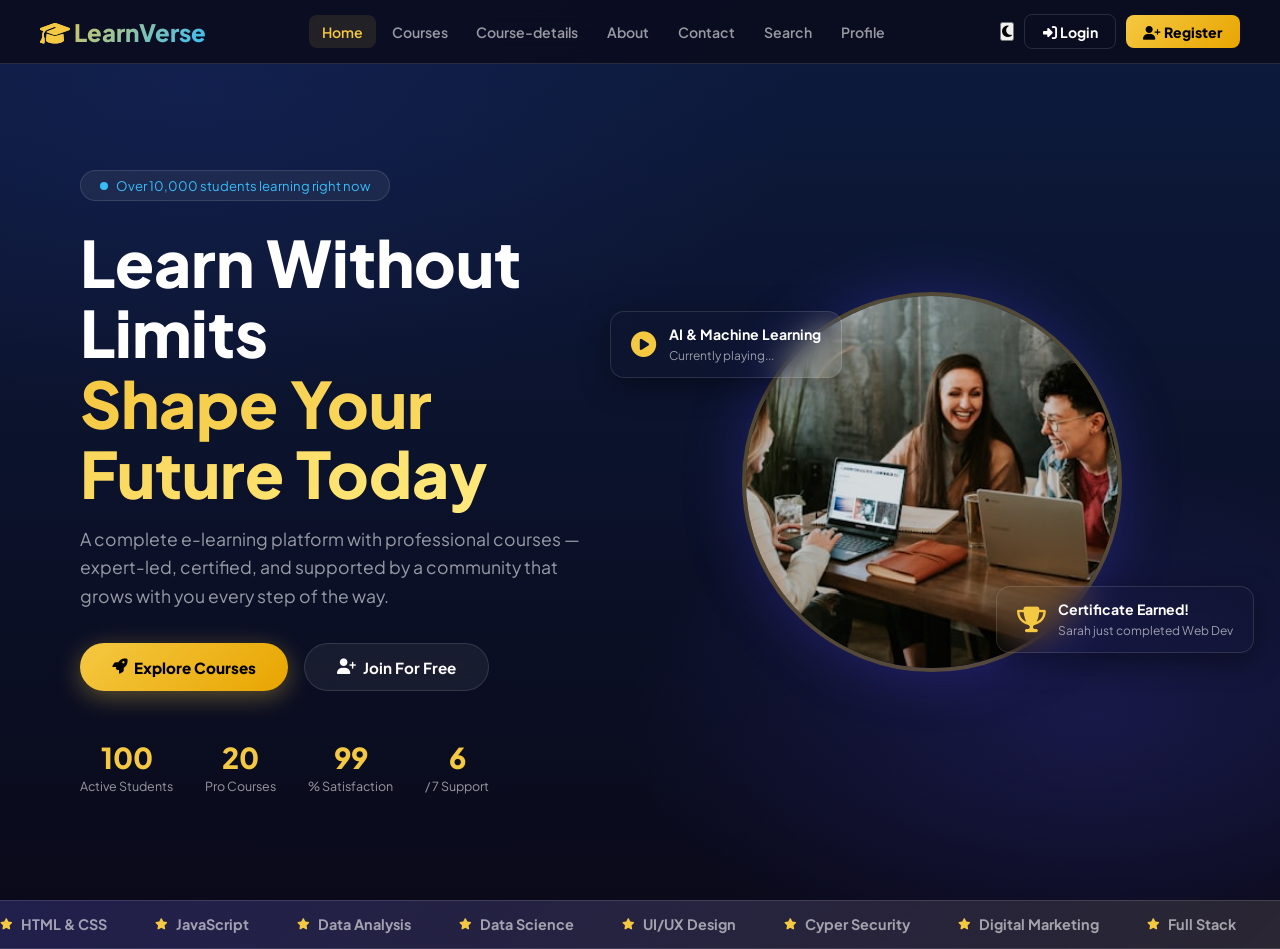
<file: index.html>
<!DOCTYPE html>
<html lang="en" data-theme="dark"
data-theme="light">
<head>
  <meta charset="UTF-8"/>
  <meta name="viewport" content="width=device-width, initial-scale=1.0"/>
  <title>LearnVerse – Learn Without Limits</title>
  <link rel="stylesheet" href="https://cdnjs.cloudflare.com/ajax/libs/font-awesome/6.5.0/css/all.min.css"/>
  <link href="https://fonts.googleapis.com/css2?family=Plus+Jakarta+Sans:wght@300;400;600;700;800;900&display=swap" rel="stylesheet"/>
  <link rel="stylesheet" href="style.css"/>
    <script src="themes.js"></script>
</head>
<body>
<div class="bg-canvas"></div>
<div id="stars"></div>
<nav id="navbar">
  <div class="nav-left">
    <div class="logo"><i class="fas fa-graduation-cap"></i> LearnVerse</div>
  </div>
<ul class="nav-links" id="navLinks">
     <li><a href="index.html" class="active">Home</a></li>
    <li><a href="courses.html">Courses</a></li>
    <li><a href="Courses-details.html">Course-details</a></li>
    <li><a href="about.html" >About</a></li>
    <li><a href="contact.html">Contact</a></li>
    <li><a href="search.html">Search</a></li>
    <li><a href="profile.html">Profile</a></li>
  </ul>
  <div class="nav-right">
  <button class="theme-toggle" id="themeToggle">
    <i class="fas fa-moon" id="themeIcon"></i> 
  </button>
    <a href="Log-in.html" class="btn-nav-login"><i class="fas fa-sign-in-alt"></i> Login</a>
    <a href="register.html" class="btn-nav-register"><i class="fas fa-user-plus"></i> Register</a>
    <button class="hamburger" id="hamburger"><i class="fas fa-bars"></i></button>
  </div>
</nav>
<section class="hero" id="home">
  <div class="hero-content">
    <div class="hero-badge">
      <span class="badge-dot"></span>
      Over 10,000 students learning right now
    </div>
    <h1>Learn Without Limits<br><span class="accent">Shape Your Future Today</span></h1>
    <p>A complete e-learning platform with professional courses — expert-led, certified, and supported by a community that grows with you every step of the way.</p>
    <div class="hero-buttons">
      <a href="courses.html" class="btn-primary" target="_blank"><i class="fas fa-rocket"></i> Explore Courses</a>
      <a href="Log-in.html" class="btn-secondary" taeget="_blank"><i class="fas fa-user-plus"></i> Join For Free</a>
    </div>
    <div class="hero-stats">
      <div class="stat"><div class="stat-num" data-target="10000">100</div><div class="stat-label">Active Students</div></div>
      <div class="stat"><div class="stat-num" data-target="50">20</div><div class="stat-label">Pro Courses</div></div>
      <div class="stat"><div class="stat-num" data-target="98">99</div><div class="stat-label">% Satisfaction</div></div>
      <div class="stat"><div class="stat-num" data-target="24">6</div><div class="stat-label">/ 7 Support</div></div>
    </div>
  </div>
  <div class="hero-visual">
    <div class="hero-card floating">
      <i class="fas fa-play-circle"></i>
      <div>
        <strong>AI & Machine Learning</strong>
        <span>Currently playing...</span>
      </div>
    </div>
    <div class="hero-img-wrap">

       <img src="photo-1522202176988-66273c2fd55f.jfif">
    </div>
    <div class="hero-card floating-2">
      <i class="fas fa-trophy"></i>
      <div>
        <strong>Certificate Earned!</strong>
        <span>Sarah just completed Web Dev</span>
      </div>
    </div>
  </div>
</section>
<div class="marquee-wrap">
  <div class="marquee-track">
    <span><i class="fas fa-star"></i> HTML & CSS</span>
    <span><i class="fas fa-star"></i> JavaScript</span>
    <span><i class="fas fa-star"></i> Data Analysis</span>
    <span><i class="fas fa-star"></i> Data Science</span>
    <span><i class="fas fa-star"></i> UI/UX Design</span>
    <span><i class="fas fa-star"></i> Cyper Security</span>
    <span><i class="fas fa-star"></i> Digital Marketing</span>
    <span><i class="fas fa-star"></i> Full Stack </span>
    <span><i class="fas fa-star"></i> Networks</span>
    <span><i class="fas fa-star"></i> JavaScript</span>
    <span><i class="fas fa-star"></i> Python</span>
    <span><i class="fas fa-star"></i> Data Science</span>
    <span><i class="fas fa-star"></i> UI/UX Design</span>
    <span><i class="fas fa-star"></i> React</span>
    <span><i class="fas fa-star"></i> Digital Marketing</span>
    <span><i class="fas fa-star"></i> Full Stack </span>
    
  </div>
</div>
</file>
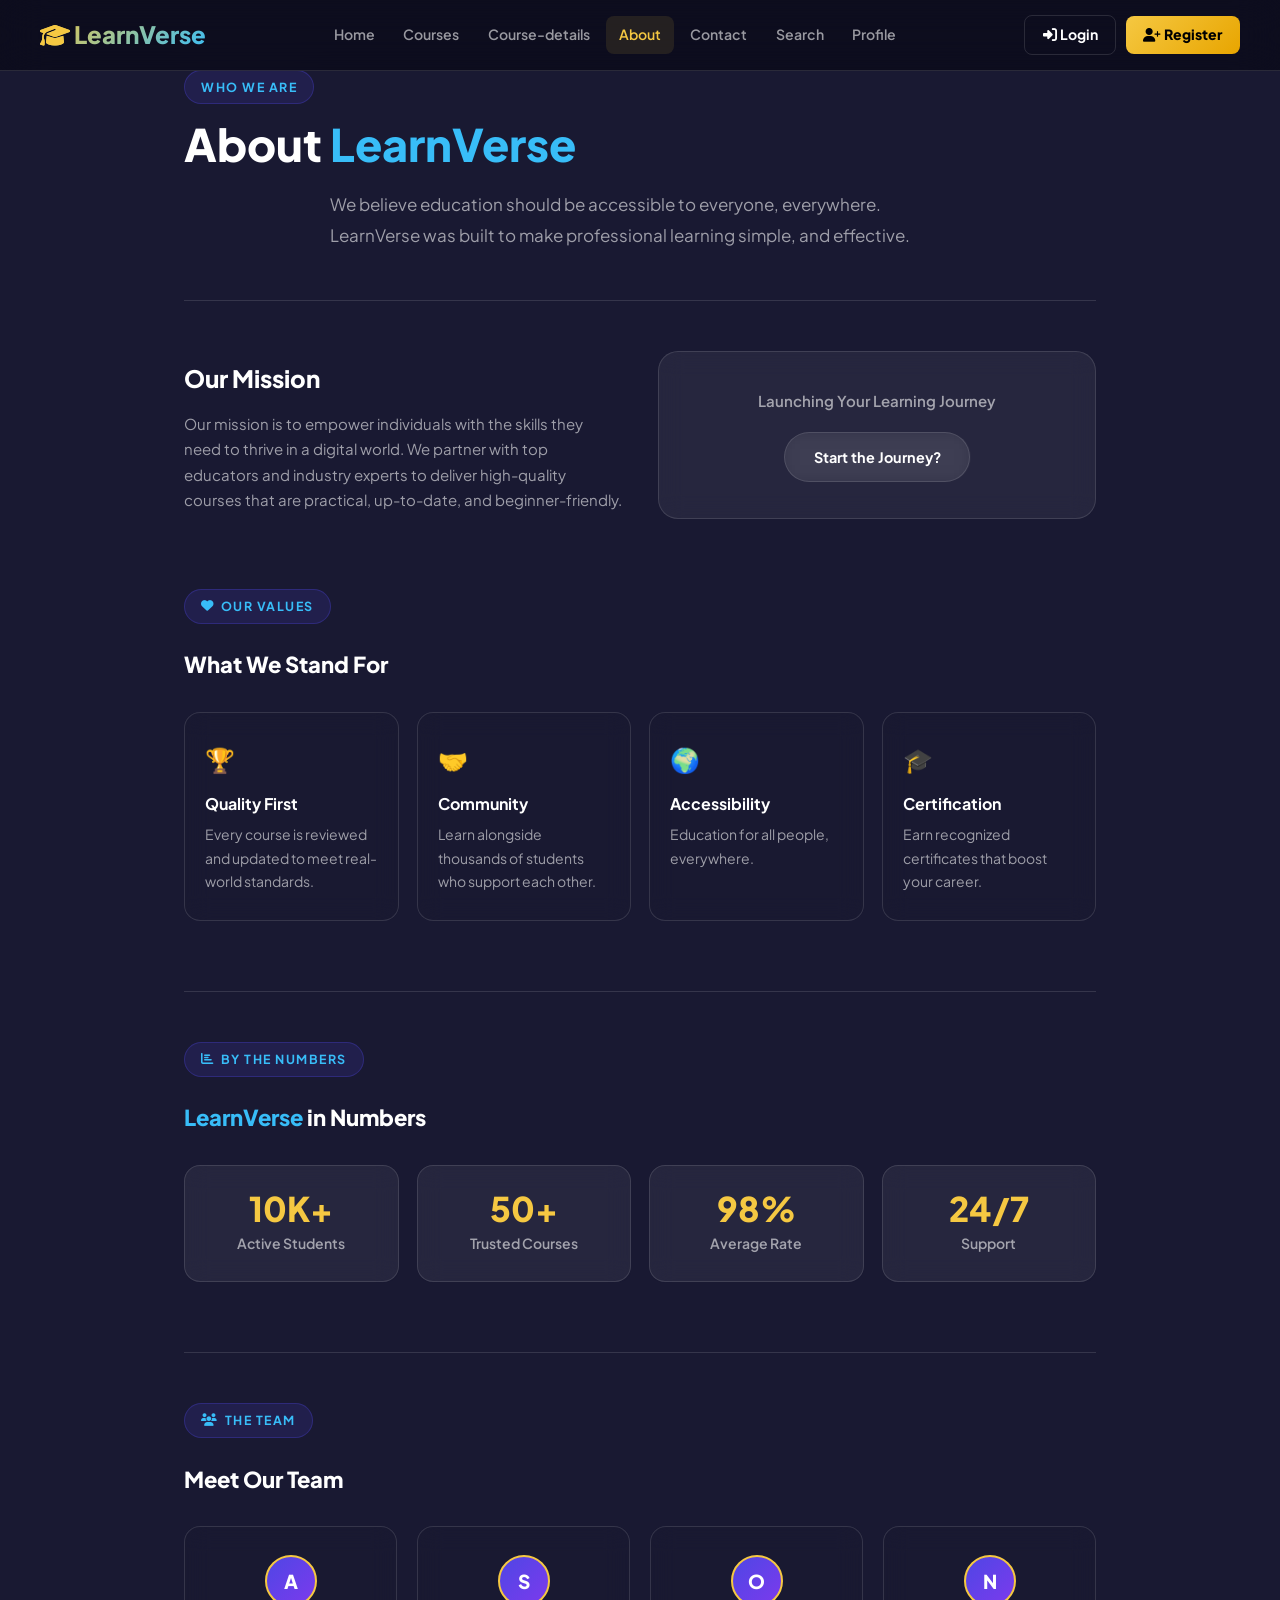
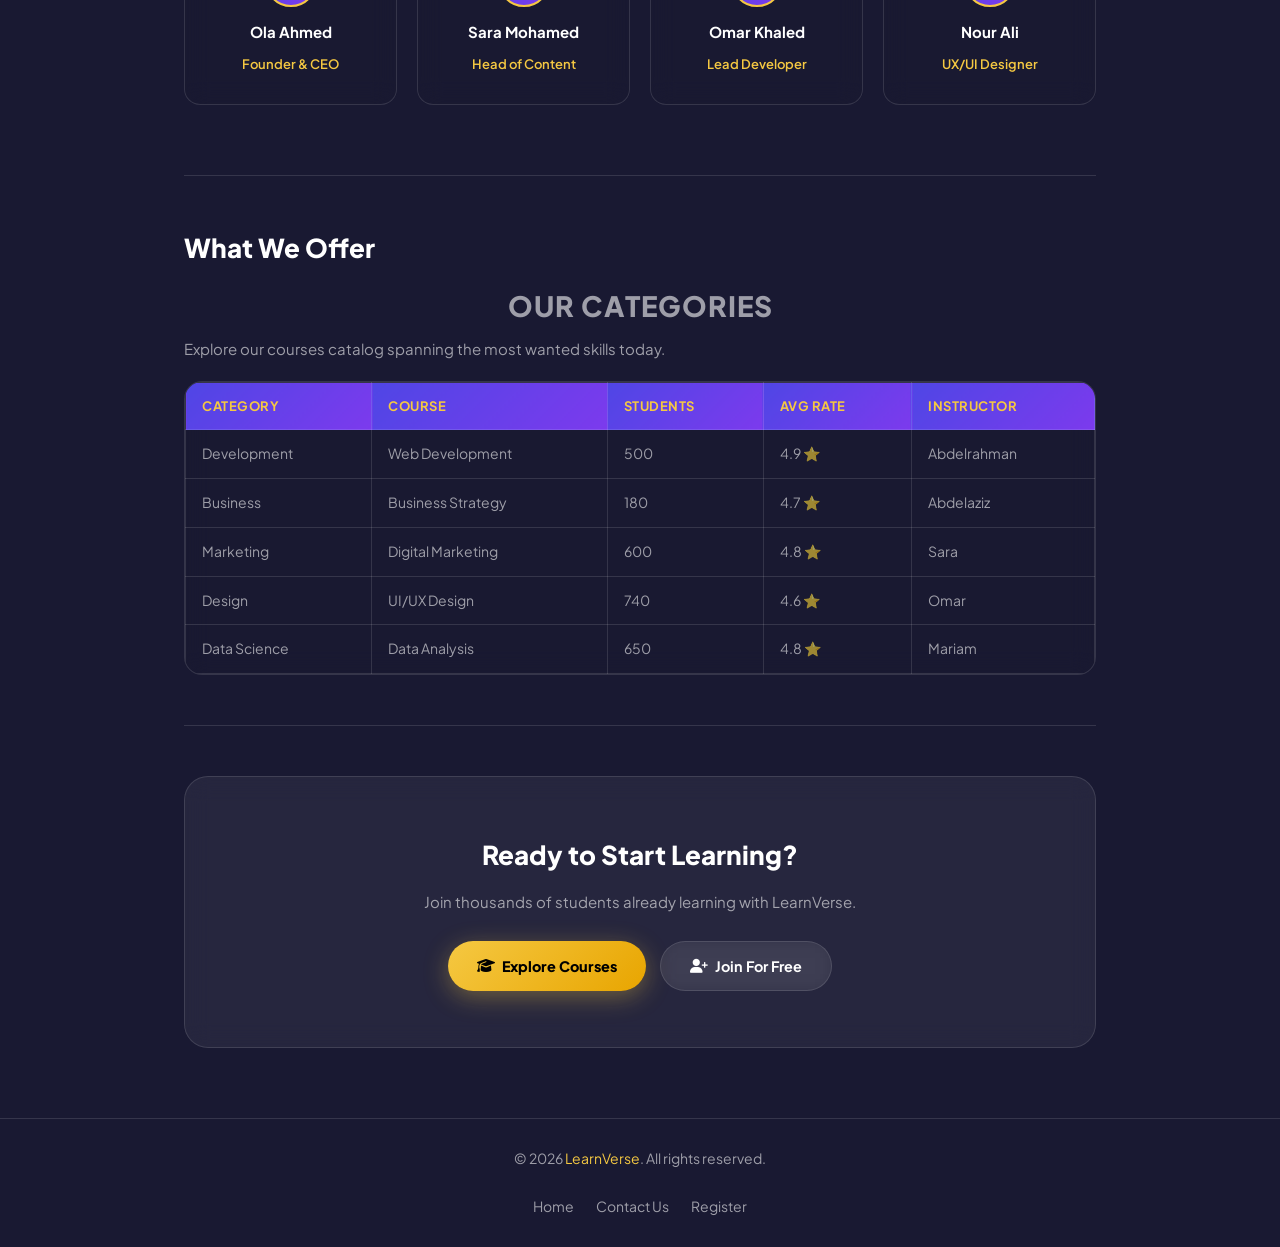
<file: about.html>
<!DOCTYPE html>
<html lang="en" data-theme="dark">
<head>
  <meta charset="UTF-8"/>
  <meta name="viewport" content="width=device-width, initial-scale=1.0"/>
  <title>About Us – LearnVerse</title>
  <link rel="stylesheet" href="https://cdnjs.cloudflare.com/ajax/libs/font-awesome/6.5.0/css/all.min.css"/>
  <link href="https://fonts.googleapis.com/css2?family=Plus+Jakarta+Sans:wght@300;400;600;700;800;900&display=swap" rel="stylesheet"/>
  <LINK rel="stylesheet" href="style.css">
     <script src="themes.js"> </script>

  <style>
    
    [data-theme="dark"] {
      --bg:           #191932;
      --bg-alt:       #0d1124;
      --text:         #ffffff;
      --text-muted:   rgba(255,255,255,0.58);
      --text-faint:   rgba(255,255,255,0.32);
      --glass:        rgba(255,255,255,0.06);
      --glass-border: rgba(255,255,255,0.12);
      --nav-bg:       rgba(10,10,26,0.80);
      --card-bg:      rgba(48,46,46,0.05);
      --card-shadow:  rgba(0,0,0,0.4);
    }
    [data-theme="light"] {
  --bg:           #f4f6ff;
  --bg-card:      #ffffff;
  --border:       rgba(79,70,229,0.15);
  --text:         #0d1124;
  --text-muted:   rgba(13,17,36,0.55);
  --input-bg:     #f9fafe;
  --glass:        rgba(255,255,255,0.85);
  --card-shadow:  rgba(79,70,229,0.12);
}
    :root {
      --gold:    #f5c842;
      --gold2:   #e8a500;
      --violet:  #4f46e5;
      --violet2: #7c3aed;
      --sky:     #38bdf8;
      --red:     #ef4444;
      --green:   #22c55e;
    }

    *, *::before, *::after { box-sizing: border-box; margin: 0; padding: 0; }
    html { scroll-behavior: smooth; }
    body {
      font-family: 'Plus Jakarta Sans', sans-serif;
      background: var(--bg);
      color: var(--text);
      overflow-x: hidden;
      transition: background 0.4s, color 0.4s;
      line-height: 1.7;
    }
  
    .container {
      max-width: 960px;
      margin: 0 auto;
      padding: 70px 24px;
    }
    .section-tag {
      display: inline-flex;
      align-items: center;
      gap: 0.4rem;
      background: rgba(79,70,229,0.15);
      border: 1px solid rgba(79,70,229,0.3);
      color: var(--sky);
      font-size: 0.78rem;
      font-weight: 700;
      letter-spacing: 1.5px;
      text-transform: uppercase;
      padding: 0.35rem 1rem;
      border-radius: 30px;
      margin-bottom: 0.8rem;
    }

    h1 {
      font-size: clamp(1.8rem, 3.5vw, 2.8rem);
      font-weight: 900;
      line-height: 1.2;
      margin-bottom: 18px;
    }
    h1 span { color: var(--sky); }

    .section-sub {
      font-size: 17px;
      color: var(--text-muted);
      max-width: 620px;
      margin-bottom: 40px;
      line-height: 1.8;
    }

    .section-heading { font-size: 22px; font-weight: 800; margin: 10px 0 28px; color: var(--text); }
    .section-heading span { color: var(--sky); }

    hr {
      border: none;
      border-top: 1px solid var(--glass-border);
      margin: 50px 0;
    }

    .hero-img {
      width: 100%;
      border-radius: 18px;
      margin-bottom: 40px;
      filter: brightness(0.88);
      transition: filter 0.4s;
    }
    .hero-img:hover { filter: brightness(1); }
    .btn-primary {
      display: inline-flex;
      align-items: center;
      gap: 0.45rem;
      padding: 0.75rem 1.8rem;
      border-radius: 40px;
      background: linear-gradient(135deg, var(--gold), var(--gold2));
      color: #000;
      font-weight: 800;
      font-size: 0.9rem;
      border: none;
      cursor: pointer;
      text-decoration: none;
      font-family: inherit;
      transition: transform 0.25s, box-shadow 0.25s;
      box-shadow: 0 6px 25px rgba(245,200,66,0.35);
    }
    .btn-primary:hover { transform: translateY(-3px) scale(1.04); box-shadow: 0 12px 35px rgba(245,200,66,0.55); }
    .btn-secondary {
      display: inline-flex;
      align-items: center;
      gap: 0.45rem;
      padding: 0.75rem 1.8rem;
      border-radius: 40px;
      border: 1.5px solid var(--glass-border);
      background: var(--glass);
      color: var(--text);
      font-weight: 700;
      font-size: 0.9rem;
      cursor: pointer;
      backdrop-filter: blur(10px);
      text-decoration: none;
      font-family: inherit;
      transition: all 0.25s;
    }
    .btn-secondary:hover { border-color: var(--gold); background: rgba(245,200,66,0.08); transform: translateY(-3px); }
    .mission {
      display: grid;
      grid-template-columns: 1fr 1fr;
      gap: 36px;
      align-items: center;
      margin-bottom: 70px;
    }
    .mission-text h2 { font-size: 24px; font-weight: 800; margin-bottom: 12px; color: var(--text); }
    .mission-text p  { color: var(--text-muted); font-size: 15px; }
    .mission-box {
      background: var(--glass);
      border: 1px solid var(--glass-border);
      border-radius: 20px;
      padding: 36px;
      text-align: center;
      backdrop-filter: blur(12px);
      transition: border-color 0.3s, box-shadow 0.3s;
    }
    .mission-box:hover { border-color: var(--gold); box-shadow: 0 0 0 1px var(--gold); }
    .mission-box p { font-size: 15px; font-weight: 600; color: var(--text-muted); margin-bottom: 18px; }
    .values-grid {
      display: grid;
      grid-template-columns: repeat(auto-fit, minmax(200px, 1fr));
      gap: 18px;
      margin-bottom: 70px;
    }
    .value-card {
      background: var(--card-bg);
      border: 1px solid var(--glass-border);
      border-radius: 16px;
      padding: 26px 20px;
      backdrop-filter: blur(12px);
      transition: transform .3s, border-color .3s, box-shadow .3s;
    }
    .value-card:hover { transform: translateY(-6px); border-color: var(--gold); box-shadow: 0 12px 30px var(--card-shadow); }
    .value-card .icon { font-size: 1.5rem; margin-bottom: 10px; }
    .value-card h3 { font-size: 16px; font-weight: 700; margin-bottom: 6px; color: var(--text); }
    .value-card p  { font-size: 14px; color: var(--text-muted); }
    .stats {
      display: grid;
      grid-template-columns: repeat(auto-fit, minmax(200px, 1fr));
      gap: 18px;
      margin-bottom: 70px;
    }
    .stat-box {
      background: var(--glass);
      border: 1px solid var(--glass-border);
      border-radius: 16px;
      padding: 26px 18px;
      text-align: center;
      backdrop-filter: blur(12px);
      transition: transform .3s, border-color .3s;
    }
    .stat-box:hover { transform: translateY(-4px); border-color: var(--gold); }
    .stat-num   { font-size: 34px; font-weight: 900; color: var(--gold); line-height: 1; margin-bottom: 6px; }
    .stat-label { font-size: 14px; color: var(--text-muted); font-weight: 600; }

    .team-grid {
      display: grid;
      grid-template-columns: repeat(auto-fit, minmax(200px, 1fr));
      gap: 20px;
      margin-bottom: 70px;
    }
    .team-card {
      background: var(--card-bg);
      border: 1px solid var(--glass-border);
      border-radius: 16px;
      padding: 28px 18px;
      text-align: center;
      backdrop-filter: blur(12px);
      transition: transform .3s, border-color .3s, box-shadow .3s;
    }
    .team-card:hover { transform: translateY(-6px); border-color: var(--gold); box-shadow: 0 12px 30px var(--card-shadow); }
    .team-card .avatar {
      width: 52px; height: 52px;
      border-radius: 50%;
      background: linear-gradient(135deg, var(--violet), var(--violet2));
      display: flex; align-items: center; justify-content: center;
      font-size: 1.2rem; font-weight: 900; color: #fff;
      margin: 0 auto 12px;
      border: 2px solid var(--gold);
    }
    .team-card h3   { font-size: 15px; font-weight: 700; margin-bottom: 4px; color: var(--text); }
    .team-card span { font-size: 13px; color: var(--gold); font-weight: 600; }

    /* ── CATEGORIES ── */
    .offer-heading { font-size: 26px; font-weight: 800; color: var(--text); margin-bottom: 6px; transition: color 0.3s; }
    .offer-heading:hover { color: var(--gold); }
    .our-categories {
      font-size: 28px; font-weight: 900;
      color: var(--text-muted);
      margin: 12px 0 6px;
      text-transform: uppercase;
      letter-spacing: 1px;
      text-align: center;
      transition: color 0.3s;
    }
    .our-categories:hover { color: var(--gold); }
    .explore { font-size: 15px; color: var(--text-muted); margin-bottom: 20px; }

    .table-wrap {
      background: var(--card-bg);
      border: 1px solid var(--glass-border);
      border-radius: 18px;
      overflow: hidden;
      margin: 20px 0;
      backdrop-filter: blur(12px);
    }
    table { width: 100%; border-collapse: collapse; }
    table th,
    table td { border: 1px solid var(--glass-border); padding: 12px 16px; text-align: left; transition: all 0.3s; }
    table th {
      background: linear-gradient(135deg, var(--violet) 0%, var(--violet2) 100%);
      font-weight: 700;
      color: var(--gold);
      letter-spacing: 0.5px;
      text-transform: uppercase;
      font-size: 13px;
    }
    table tbody tr { transition: all 0.3s; background: transparent; }
    table tbody tr:hover { background: rgba(79,70,229,0.1); box-shadow: 0 4px 12px rgba(79,70,229,0.15); }
    table td { color: var(--text-muted); font-size: 14px; }

    
    .above-footer {
      text-align: center;
      background: var(--glass);
      border: 1px solid var(--glass-border);
      border-radius: 24px;
      padding: 56px 28px;
      backdrop-filter: blur(12px);
      transition: border-color 0.3s, box-shadow 0.3s;
    }
    .above-footer:hover { border-color: var(--gold); box-shadow: 0 0 0 1px var(--gold); }
    .above-footer h2 { font-size: 26px; font-weight: 800; margin-bottom: 12px; color: var(--text); }
    .above-footer p  { color: var(--text-muted); margin-bottom: 26px; font-size: 15px; }
    .above-footer-buttons { display: flex; gap: 14px; justify-content: center; flex-wrap: wrap; }

    
    footer {
      text-align: center;
      padding: 28px 24px;
      border-top: 1px solid var(--glass-border);
      color: var(--text-muted);
      font-size: 14px;
    }
    footer span { color: var(--gold); }
    footer a { color: var(--text-muted); text-decoration: none; margin: 0 10px; transition: color 0.3s; }
    footer a:hover { color: var(--gold); }
  </style>
</head>
<body>

<nav id="navbar">
  <div class="nav-left">
    <div class="logo"><i class="fas fa-graduation-cap"></i> LearnVerse</div>
  </div>
<ul class="nav-links" id="navLinks">
     <li><a href="index.html" >Home</a></li>
    <li><a href="courses.html">Courses</a></li>
    <li><a href="Courses-details.html">Course-details</a></li>
    <li><a href="about.html"  class="active"> About</a></li>
    <li><a href="contact.html">Contact</a></li>
    <li><a href="search.html">Search</a></li>
    <li><a href="profile.html">Profile</a></li>
  </ul>
  <div class="nav-right">
  
    <a href="Log-in.html" class="btn-nav-login"><i class="fas fa-sign-in-alt"></i> Login</a>
    <a href="register.html" class="btn-nav-register"><i class="fas fa-user-plus"></i> Register</a>
    <button class="hamburger" id="hamburger"><i class="fas fa-bars"></i></button>
  </div>
</nav>


<div class="container">

  <span class="section-tag"> Who We Are</span>
  <h1>About <span>LearnVerse</span></h1>

  <p class="section-sub">We believe education should be accessible to everyone, everywhere. LearnVerse was built to make professional learning simple, and effective.</p>

  <hr/>

  <!-- MISSION -->
  <div class="mission">
    <div class="mission-text">
      <h2>Our Mission</h2>
      <p>Our mission is to empower individuals with the skills they need to thrive in a digital world. We partner with top educators and industry experts to deliver high-quality courses that are practical, up-to-date, and beginner-friendly.</p>
    </div>
    <div class="mission-box">
      <p>Launching Your Learning Journey</p>
      <a href="Log-in.html" class="btn-secondary">Start the Journey?</a>
    </div>
  </div>
  <span class="section-tag"><i class="fas fa-heart"></i> Our Values</span>
  <p class="section-heading">What We Stand For</p>
  <div class="values-grid">
    <div class="value-card">
      <div class="icon">🏆</div>
      <h3>Quality First</h3>
      <p>Every course is reviewed and updated to meet real-world standards.</p>
    </div>
    <div class="value-card">
      <div class="icon">🤝</div>
      <h3>Community</h3>
      <p>Learn alongside thousands of students who support each other.</p>
    </div>
    <div class="value-card">
      <div class="icon">🌍</div>
      <h3>Accessibility</h3>
      <p>Education for all people, everywhere.</p>
    </div>
    <div class="value-card">
      <div class="icon">🎓</div>
      <h3>Certification</h3>
      <p>Earn recognized certificates that boost your career.</p>
    </div>
  </div>

  <hr/>
  <span class="section-tag"><i class="fas fa-chart-bar"></i> By The Numbers</span>
  <p class="section-heading"><span>LearnVerse</span> in Numbers</p>
  <div class="stats">
    <div class="stat-box">
      <div class="stat-num">10K+</div>
      <div class="stat-label">Active Students</div>
    </div>
    <div class="stat-box">
      <div class="stat-num">50+</div>
      <div class="stat-label">Trusted Courses</div>
    </div>
    <div class="stat-box">
      <div class="stat-num">98%</div>
      <div class="stat-label">Average Rate</div>
    </div>
    <div class="stat-box">
      <div class="stat-num">24/7</div>
      <div class="stat-label">Support</div>
    </div>
  </div>

  <hr/>
  <span class="section-tag"><i class="fas fa-users"></i> The Team</span>
  <p class="section-heading">Meet Our Team</p>
  <div class="team-grid">
    <div class="team-card">
      <div class="avatar">A</div>
      <h3>Ola Ahmed</h3>
      <span>Founder & CEO</span>
    </div>
    <div class="team-card">
      <div class="avatar">S</div>
      <h3>Sara Mohamed</h3>
      <span>Head of Content</span>
    </div>
    <div class="team-card">
      <div class="avatar">O</div>
      <h3>Omar Khaled</h3>
      <span>Lead Developer</span>
    </div>
    <div class="team-card">
      <div class="avatar">N</div>
      <h3>Nour Ali</h3>
      <span>UX/UI Designer</span>
    </div>
  </div>

  <hr/>
  <h2 class="offer-heading">What We Offer</h2>
  <h3 class="our-categories">Our Categories</h3>
  <p class="explore">Explore our courses catalog spanning the most wanted skills today.</p>
  <div class="table-wrap">
    <table>
      <thead>
        <tr>
          <th>Category</th>
          <th>Course</th>
          <th>Students</th>
          <th>Avg Rate</th>
          <th>Instructor</th>
        </tr>
      </thead>
      <tbody>
        <tr>
          <td>Development</td>
          <td>Web Development</td>
          <td>500</td>
          <td>4.9 ⭐</td>
          <td>Abdelrahman</td>
        </tr>
        <tr>
          <td>Business</td>
          <td>Business Strategy</td>
          <td>180</td>
          <td>4.7 ⭐</td>
          <td>Abdelaziz</td>
        </tr>
        <tr>
          <td>Marketing</td>
          <td>Digital Marketing</td>
          <td>600</td>
          <td>4.8 ⭐</td>
          <td>Sara</td>
        </tr>
        <tr>
          <td>Design</td>
          <td>UI/UX Design</td>
          <td>740</td>
          <td>4.6 ⭐</td>
          <td>Omar</td>
        </tr>
        <tr>
          <td>Data Science</td>
          <td>Data Analysis</td>
          <td>650</td>
          <td>4.8 ⭐</td>
          <td>Mariam</td>
        </tr>
      </tbody>
    </table>
  </div>

  <hr/>
  <div class="above-footer">
    <h2>Ready to Start Learning?</h2>
    <p>Join thousands of students already learning with LearnVerse.</p>
    <div class="above-footer-buttons">
      <a href="courses.html" class="btn-primary"><i class="fas fa-graduation-cap"></i> Explore Courses</a>
      <a href="Log-in.html" class="btn-secondary"><i class="fas fa-user-plus"></i> Join For Free</a>
    </div>
  </div>

</div>

<footer>
  <p>© 2026 <span>LearnVerse</span>. All rights reserved.</p>
  <br/>
  <a href="index.html">Home</a>
  <a href="contact.html">Contact Us</a>
  <a href="register.html">Register</a>
</footer>
</body>
</html>
</file>
<file: style.css>
[data-theme="dark"] {
  --bg:           #191932;
  --bg-alt:       #0d1124;
  --text:         #ffffff;
  --text-muted:   rgba(255,255,255,0.58);
  --text-faint:   rgba(255,255,255,0.32);
  --glass:        rgba(255,255,255,0.06);
  --glass-border: rgba(255,255,255,0.12);
  --nav-bg:       rgba(10,10,26,0.80);
  --card-bg:      rgba(48, 46, 46, 0.05);
  --card-shadow:  rgba(0,0,0,0.4);

}

:root {
  --gold:    #f5c842;
  --gold2:   #e8a500;
  --violet:  #4f46e5;
  --violet2: #7c3aed;
  --sky:     #38bdf8;
  --red:     #ef4444;
  --green:   #22c55e;
}

/* ══════════════════════════════════════
   RESET & BASE
══════════════════════════════════════ */
*, *::before, *::after { box-sizing: border-box; margin: 0; padding: 0; }
html { scroll-behavior: smooth; }
body {
  font-family: 'Plus Jakarta Sans', sans-serif;
  background: var(--bg);
  color: var(--text);
  overflow-x: auto;
  transition: background 0.4s, color 0.4s;
}
.bg-canvas {
  position: fixed; inset: 0; z-index: 0; pointer-events: none;
  transition: all 0.5s;
}
[data-theme="dark"] .bg-canvas {
  background:
    radial-gradient(ellipse 80% 60% at 15% 10%, #1a2a6c66 0%, transparent 60%),
    radial-gradient(ellipse 60% 50% at 85% 80%, #4f46e533 0%, transparent 60%),
    linear-gradient(180deg, #0d1b3e 0%, #0a0a1a 100%);
}

.star { position: fixed; border-radius: 50%; background: white; animation: twinkle var(--d,3s) infinite alternate ease-in-out; opacity: 0; pointer-events: none; }
[data-theme="light"] #stars { opacity: 0; }
@keyframes twinkle { 0%{opacity:0;transform:scale(0.8)} 100%{opacity:var(--op,.6);transform:scale(1.2)} }
   nav {
   position: fixed; top: 0px; width: 100%; z-index: 1000;
   display: flex; align-items: center; justify-content: space-between;
   padding: 0.9rem 2.5rem;
   background: var(--nav-bg);
   backdrop-filter: blur(22px);
   border-bottom: 1px solid var(--glass-border);
   transition: background 0.4s, border-color 0.4s;
   animation: slideDown 0.7s ease both;
   gap: 1rem;
   }
@keyframes slideDown { from{transform:translateY(-70px);opacity:0} to{transform:none;opacity:1} }

.logo { font-size: 1.5rem; font-weight: 900; background: linear-gradient(135deg, var(--gold), var(--sky)); -webkit-background-clip: text; -webkit-text-fill-color: transparent; white-space: nowrap; }
.logo i { -webkit-text-fill-color: var(--gold); }

.nav-links { display: flex; gap: 0.2rem; list-style: none; flex: 1; justify-content: center; flex-wrap: wrap; }
.nav-links a { color: var(--text-muted); 
   text-decoration: none; font-size: 0.88rem; font-weight: 600; padding: 0.45rem 0.8rem;
    border-radius: 8px; transition: all 0.2s; display: flex; align-items: center; gap: 0.35rem; }
.nav-links a:hover, .nav-links a.active { color: var(--gold); background: rgba(245,200,66,0.1); }
.nav-right { display: flex; align-items: center; gap: 0.6rem; flex-shrink: 0; }

.btn-nav-login { padding: 0.45rem 1.1rem; border-radius: 8px; border: 1.5px solid var(--glass-border); color: var(--text); text-decoration: none; font-size: 0.88rem; font-weight: 700; transition: all 0.2s; white-space: nowrap; }
.btn-nav-login:hover { border-color: var(--gold); color: var(--gold); }
.btn-nav-register { padding: 0.45rem 1.1rem; border-radius: 8px; background: linear-gradient(135deg, var(--gold), var(--gold2)); color: #000; text-decoration: none; font-size: 0.88rem; font-weight: 800; transition: all 0.2s; white-space: nowrap; }
.btn-nav-register:hover { transform: scale(1.05); box-shadow: 0 4px 20px rgba(245,200,66,0.4); }

.hamburger { display: none; background: var(--glass); border: 1.5px solid var(--glass-border); border-radius: 8px; padding: 0.45rem 0.6rem; cursor: pointer; color: var(--text); font-size: 1rem; }

/* ══════════════════════════════════════
   HERO
══════════════════════════════════════ */
.hero {
  position: relative; z-index: 1;
  min-height: 100vh;
  display: grid; grid-template-columns: 1fr 1fr;
  align-items: center; gap: 3rem;
  padding: 9rem 5rem 5rem;
  max-width: 1400px; margin: 0 auto;
}

.hero-content { animation: fadeUp 0.9s 0.2s both; }

.hero-badge { display: inline-flex; align-items: center; gap: 0.5rem; background: var(--glass); border: 1px solid var(--glass-border); padding: 0.4rem 1.2rem; border-radius: 30px; font-size: 0.82rem; color: var(--sky); margin-bottom: 1.6rem; }
.badge-dot { width: 8px; height: 8px; border-radius: 50%; background: var(--sky); animation: pulse 1.5s infinite; }
@keyframes pulse { 0%,100%{opacity:1;transform:scale(1)} 50%{opacity:.4;transform:scale(1.6)} }

.hero h1 { font-size: clamp(2.5rem, 5vw, 4.5rem); font-weight: 900; line-height: 1.1; margin-bottom: 1rem; }
.accent { background: linear-gradient(135deg, var(--gold), var(--gold-light, #ffe87a), var(--sky)); -webkit-background-clip: text; -webkit-text-fill-color: transparent; background-size: 200%; animation: shimmer 3.5s infinite linear; }
@keyframes shimmer { 0%{background-position:0%} 100%{background-position:200%} }

.hero p { font-size: 1.1rem; color: var(--text-muted); line-height: 1.8rem; margin-bottom: 2rem; max-width: 520px; }
.hero-buttons { display: flex; gap: 1rem; flex-wrap: wrap; margin-bottom: 3rem; }
.hero-stats { display: flex; gap: 2rem; flex-wrap: wrap; }
.stat { text-align: center; }
.stat-num { font-size: 1.8rem; font-weight: 900; color: var(--gold); }
.stat-label { font-size: 0.78rem; color: var(--text-muted); margin-top: 0.2rem; }

/* Hero Visual */
.hero-visual { position: relative; display: flex; align-items: center; justify-content: center; animation: fadeUp 0.9s 0.5s both; }
.hero-img-wrap { width: 380px; height: 380px; border-radius: 50%; overflow: hidden; border: 4px solid rgba(245,200,66,0.3); box-shadow: 0 0 60px rgba(75, 67, 232, 0.3); }
.hero-img-wrap img { width: 100%; height: 100%; object-fit: cover; }

.hero-card { position: absolute; background: var(--card-bg); border: 1px solid var(--glass-border); backdrop-filter: blur(16px); border-radius: 14px; padding: 0.8rem 1.2rem; display: flex; align-items: center; gap: 0.8rem; box-shadow: 0 8px 30px var(--card-shadow); min-width: 200px; }
.hero-card i { font-size: 1.6rem; color: var(--gold); }
.hero-card strong { font-size: 0.88rem; display: block; color: var(--text); }
.hero-card span { font-size: 0.75rem; color: var(--text-muted); }
.floating { top: 5%; left: -10%; animation: float 4s ease-in-out infinite; }
.floating-2 { bottom: 5%; right: -10%; animation: float 4s ease-in-out infinite 2s; }
@keyframes float { 0%,100%{transform:translateY(0)} 50%{transform:translateY(-12px)} }

/* ══════════════════════════════════════
   MARQUEE
══════════════════════════════════════ */
.marquee-wrap { position: relative; z-index: 1; overflow: hidden; padding: 0.9rem 0; background: linear-gradient(135deg, rgba(79,70,229,0.15), rgba(245,200,66,0.08)); border-top: 1px solid var(--glass-border); border-bottom: 1px solid var(--glass-border); }
.marquee-track { display: flex; gap: 3rem; white-space: nowrap; animation: marquee 25s linear infinite; }
.marquee-track span { font-size: 0.9rem; font-weight: 700; color: var(--text-muted); display: flex; align-items: center; gap: 0.5rem; }
.marquee-track span i { color: var(--gold); font-size: 0.7rem; }
@keyframes marquee { from{transform:translateX(0)} to{transform:translateX(-50%)} }

/* ══════════════════════════════════════
   SECTIONS SHARED
══════════════════════════════════════ */
.section { position: relative; z-index: 1; padding: 5rem 5%; }
.section-alt { background: var(--bg-alt); transition: background 0.4s; }
.section-header { text-align: center; margin-bottom: 3rem; }
.section-tag { display: inline-flex; align-items: center; gap: 0.4rem; background: rgba(79,70,229,0.15); border: 1px solid rgba(79,70,229,0.3); color: var(--sky); font-size: 0.78rem; font-weight: 700; letter-spacing: 1.5px; text-transform: uppercase; padding: 0.35rem 1rem; border-radius: 30px; margin-bottom: 0.8rem; }
.section-title { font-size: clamp(1.8rem, 3.5vw, 2.8rem); font-weight: 900; line-height: 1.2; margin-bottom: 0.8rem; }
.section-sub { color: var(--text-muted); font-size: 1rem; max-width: 520px; margin: 0 auto; line-height: 1.8; }

/* ══════════════════════════════════════
   BUTTONS
══════════════════════════════════════ */
.btn-primary { display: inline-flex; align-items: center; gap: 0.45rem; padding: 0.85rem 2rem; border-radius: 40px; background: linear-gradient(135deg, var(--gold), var(--gold2)); color: #000; font-weight: 800; font-size: 0.95rem; border: none; cursor: pointer; text-decoration: none; font-family: inherit; transition: transform 0.25s, box-shadow 0.25s; box-shadow: 0 6px 25px rgba(245,200,66,0.35); }
.btn-primary:hover { transform: translateY(-3px) scale(1.04); box-shadow: 0 12px 35px rgba(245,200,66,0.55); }
.btn-primary.btn-sm { padding: 0.55rem 1.3rem; font-size: 0.85rem; border-radius: 30px; }

.btn-secondary { display: inline-flex; align-items: center; gap: 0.45rem; padding: 0.85rem 2rem; border-radius: 40px; border: 1.5px solid var(--glass-border); background: var(--glass); color: var(--text); font-weight: 700; font-size: 0.95rem; cursor: pointer; backdrop-filter: blur(10px); text-decoration: none; font-family: inherit; transition: all 0.25s; }
.btn-secondary:hover { border-color: var(--gold); background: rgba(245,200,66,0.08); transform: translateY(-3px); }
</file>
